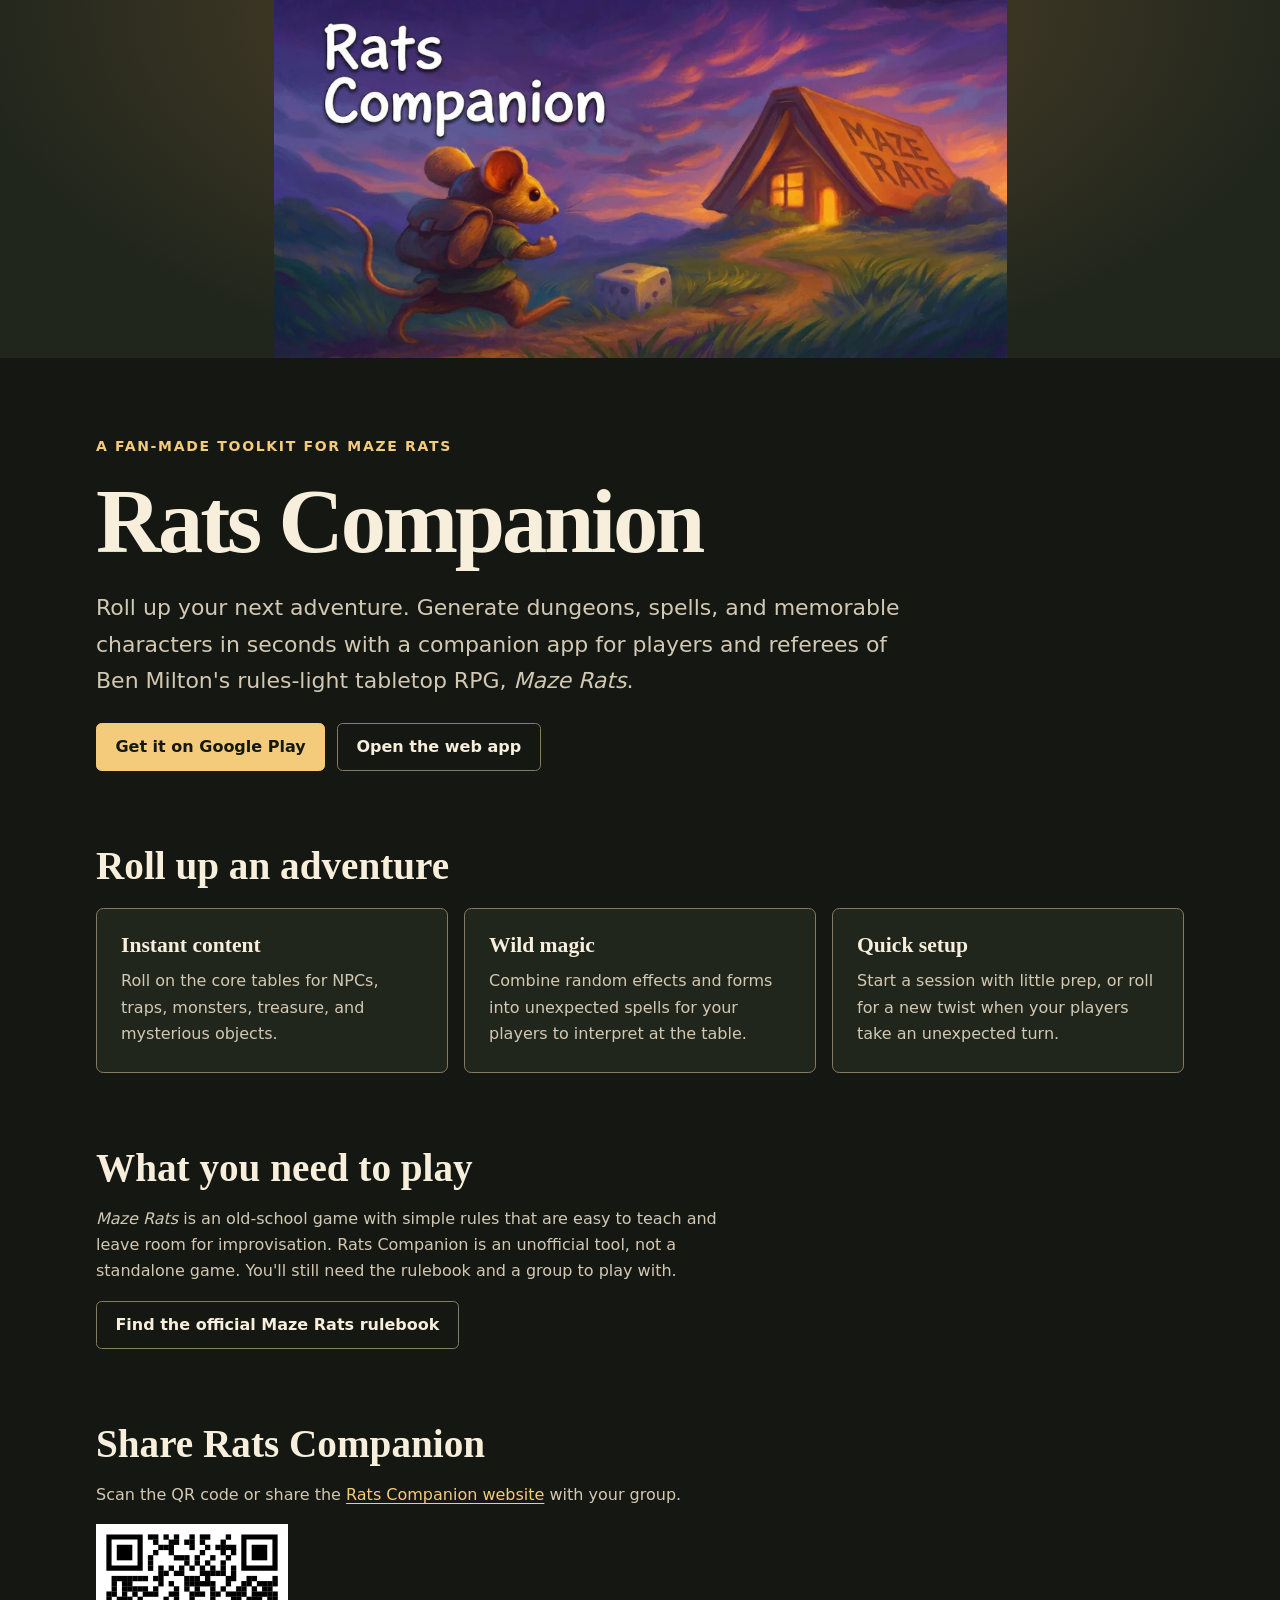
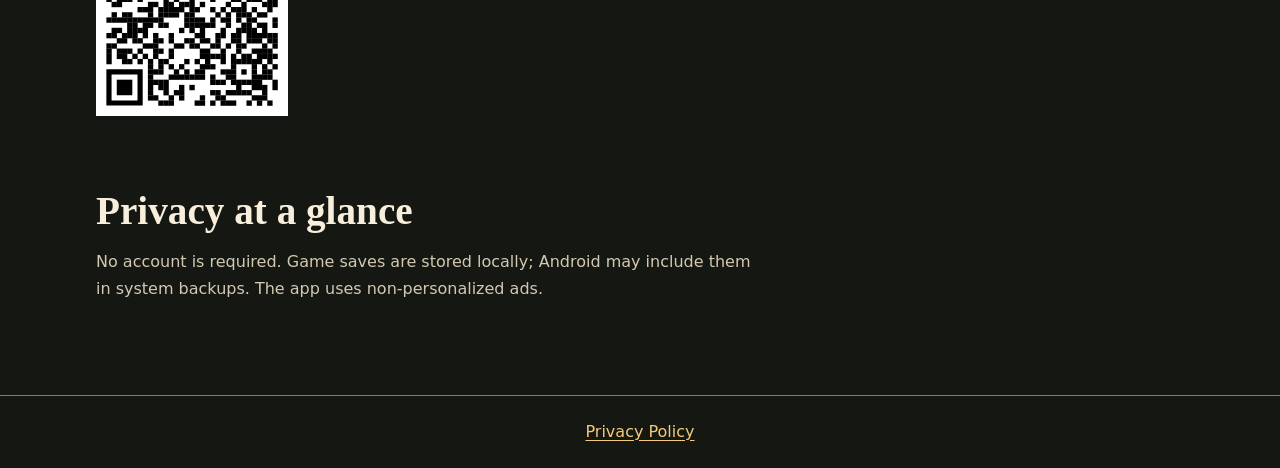
<file: index.html>
<!DOCTYPE html>
<html lang="en">
<head>
    <meta charset="UTF-8">
    <meta name="viewport" content="width=device-width, initial-scale=1">
    <meta name="description" content="Rats Companion is a fan-made toolkit for Maze Rats players and referees. Roll for monsters, treasure, spells, and more on Android or the web.">
    <title>Rats Companion | A fan-made toolkit for Maze Rats</title>
    <link rel="icon" href="favicon.ico" />
    <link rel="stylesheet" href="styles.css">
</head>
<body>
    <div class="masthead" aria-hidden="true"></div>
    <main class="container">
        <header class="hero prose">
            <p class="eyebrow">A fan-made toolkit for Maze Rats</p>
            <h1>Rats Companion</h1>
            <p class="intro">Roll up your next adventure. Generate dungeons, spells, and memorable characters in seconds with a companion app for players and referees of Ben Milton's rules-light tabletop RPG, <cite>Maze Rats</cite>.</p>
            <nav class="actions" aria-label="Get Rats Companion">
                <a class="button button-primary" href="https://play.google.com/store/apps/details?id=io.github.fvasco.ratscompanion">Get it on Google Play</a>
                <a class="button" href="https://ratscompanion.fsco-v-cloudflare.workers.dev/">Open the web app</a>
            </nav>
        </header>

        <section class="section" aria-labelledby="features">
            <h2 id="features">Roll up an adventure</h2>
            <ul class="feature-grid" role="list">
                <li class="feature">
                    <h3>Instant content</h3>
                    <p>Roll on the core tables for NPCs, traps, monsters, treasure, and mysterious objects.</p>
                </li>
                <li class="feature">
                    <h3>Wild magic</h3>
                    <p>Combine random effects and forms into unexpected spells for your players to interpret at the table.</p>
                </li>
                <li class="feature">
                    <h3>Quick setup</h3>
                    <p>Start a session with little prep, or roll for a new twist when your players take an unexpected turn.</p>
                </li>
            </ul>
        </section>

        <section class="section prose" aria-labelledby="rulebook">
            <h2 id="rulebook">What you need to play</h2>
            <p><cite>Maze Rats</cite> is an old-school game with simple rules that are easy to teach and leave room for improvisation. Rats Companion is an unofficial tool, not a standalone game. You'll still need the rulebook and a group to play with.</p>
            <a class="button" href="https://questingblog.com/maze-rats/">Find the official Maze Rats rulebook</a>
        </section>

        <section class="section prose" aria-labelledby="share">
            <h2 id="share">Share Rats Companion</h2>
            <p>Scan the QR code or share the <a href="https://fvasco.github.io/ratscompanion/">Rats Companion website</a> with your group.</p>
            <img class="share-qr" src="qrcode-share.svg" width="192" height="192" alt="QR code for the Rats Companion website">
        </section>

        <section class="section prose" aria-labelledby="privacy">
            <h2 id="privacy">Privacy at a glance</h2>
            <p>No account is required. Game saves are stored locally; Android may include them in system backups. The app uses non-personalized ads.</p>
        </section>
    </main>
    <footer class="site-footer">
        <a href="privacy.html">Privacy Policy</a>
    </footer>
</body>
</html>
</file>
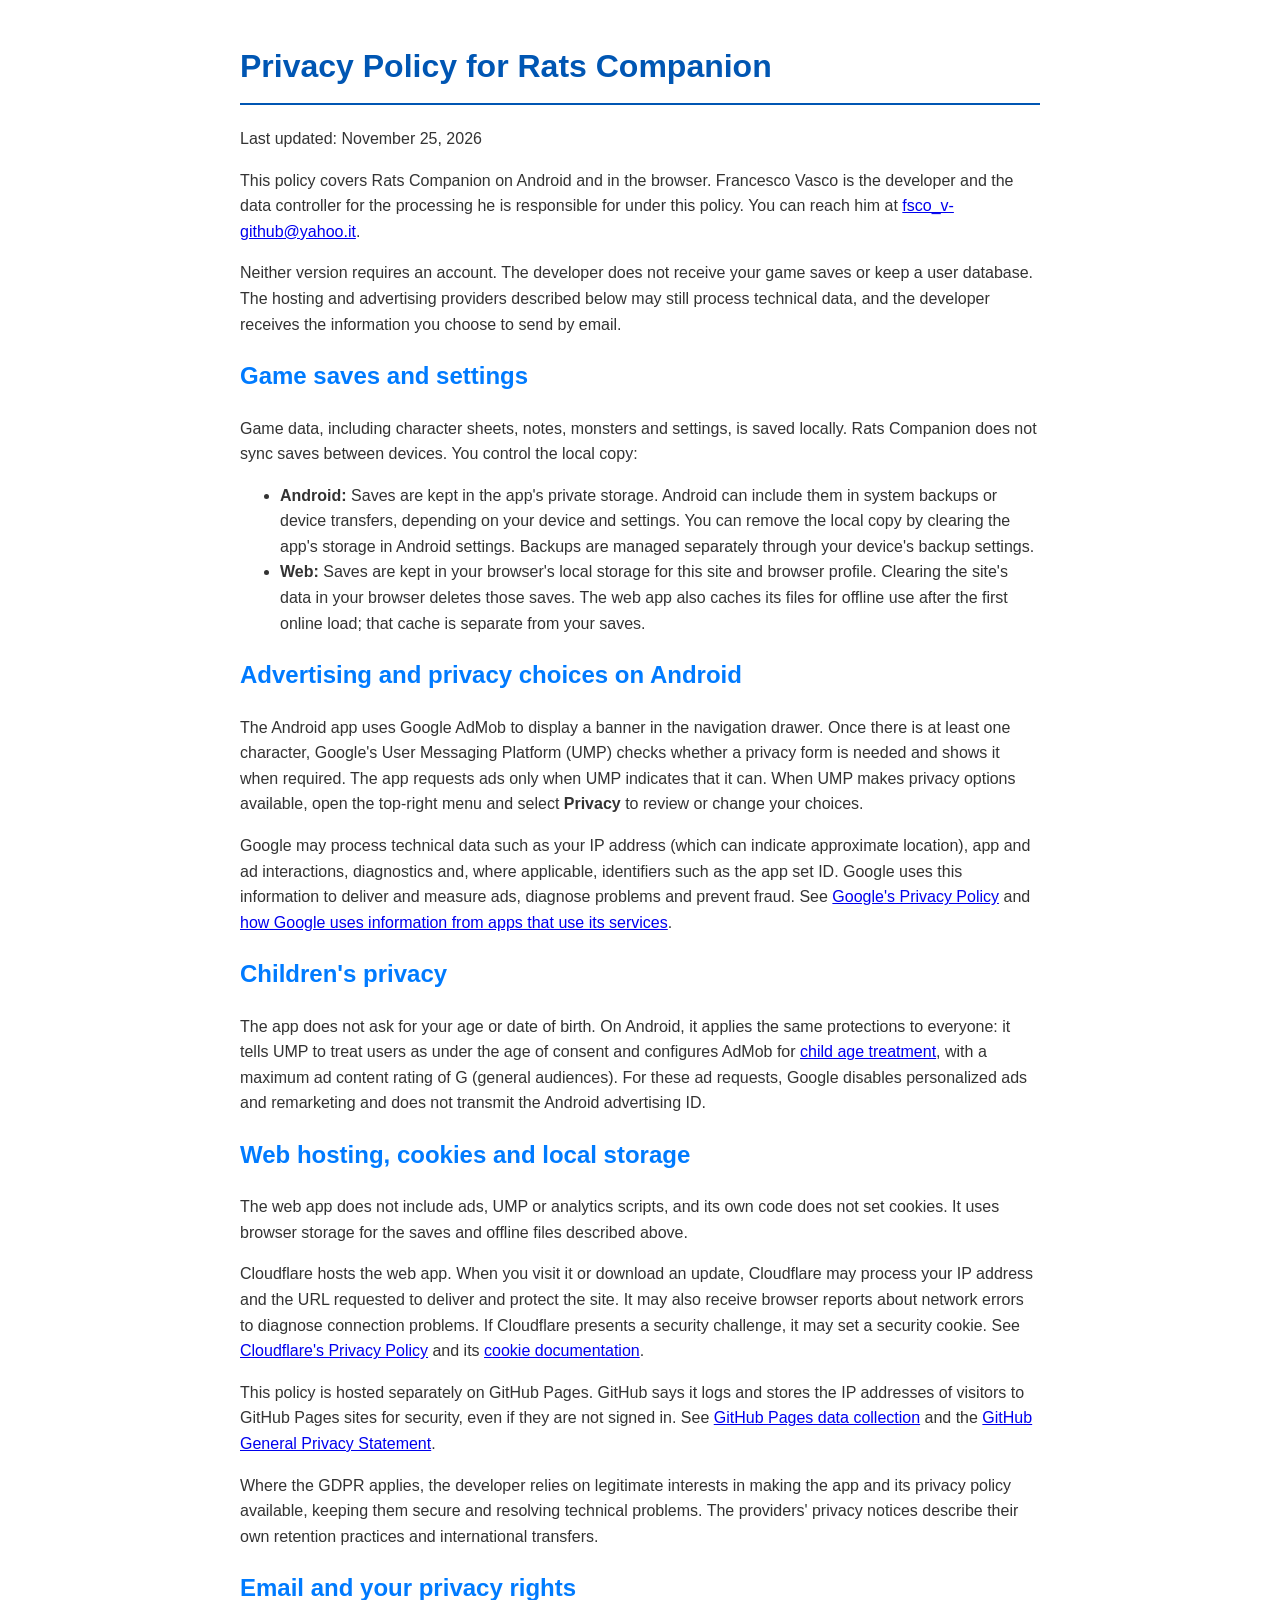
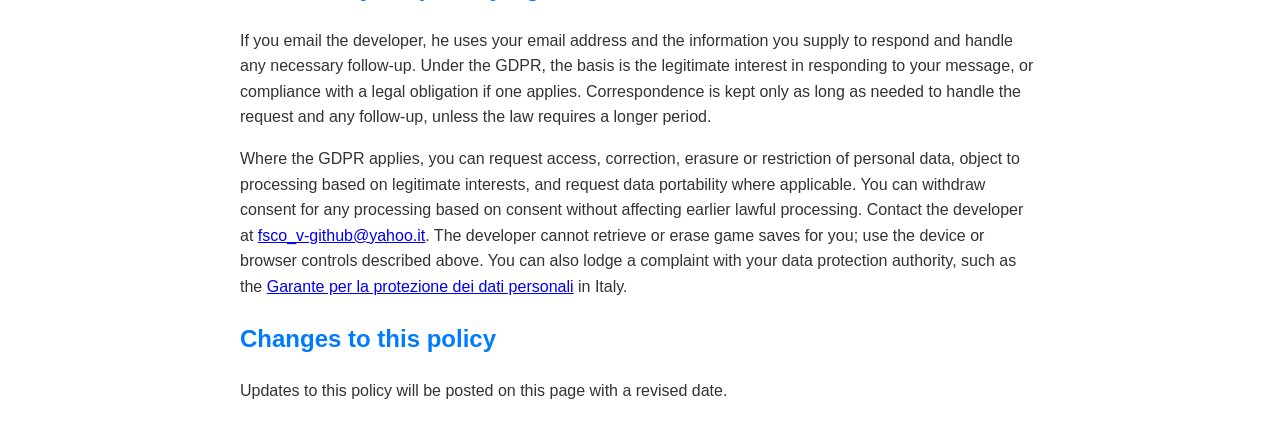
<file: privacy.html>
<!DOCTYPE html>
<html lang="en">
<head>
    <meta charset="UTF-8">
    <meta name="viewport" content="width=device-width, initial-scale=1.0">
    <title>Privacy Policy - Rats Companion</title>
    <style>
        body {
            font-family: Arial, sans-serif;
            line-height: 1.6;
            padding: 20px;
            max-width: 800px;
            margin: 0 auto;
            color: #333;
        }
        h1 {
            color: #0056b3;
            border-bottom: 2px solid #0056b3;
            padding-bottom: 10px;
        }
        h2 {
            color: #007bff;
            margin-top: 20px;
        }
        p {
            margin-bottom: 15px;
        }
    </style>
</head>
<body>

<main>
    <h1>Privacy Policy for Rats Companion</h1>
    <p>Last updated: <time datetime="2026-11-25">November 25, 2026</time></p>
    <p>This policy covers Rats Companion on Android and in the browser. Francesco Vasco is the developer and the data controller for the processing he is responsible for under this policy. You can reach him at <a href="mailto:fsco_v-github@yahoo.it">fsco_v-github@yahoo.it</a>.</p>
    <p>Neither version requires an account. The developer does not receive your game saves or keep a user database. The hosting and advertising providers described below may still process technical data, and the developer receives the information you choose to send by email.</p>

    <h2>Game saves and settings</h2>
    <p>Game data, including character sheets, notes, monsters and settings, is saved locally. Rats Companion does not sync saves between devices. You control the local copy:</p>
    <ul>
        <li><strong>Android:</strong> Saves are kept in the app's private storage. Android can include them in system backups or device transfers, depending on your device and settings. You can remove the local copy by clearing the app's storage in Android settings. Backups are managed separately through your device's backup settings.</li>
        <li><strong>Web:</strong> Saves are kept in your browser's local storage for this site and browser profile. Clearing the site's data in your browser deletes those saves. The web app also caches its files for offline use after the first online load; that cache is separate from your saves.</li>
    </ul>

    <h2>Advertising and privacy choices on Android</h2>
    <p>The Android app uses Google AdMob to display a banner in the navigation drawer. Once there is at least one character, Google's User Messaging Platform (UMP) checks whether a privacy form is needed and shows it when required. The app requests ads only when UMP indicates that it can. When UMP makes privacy options available, open the top-right menu and select <strong>Privacy</strong> to review or change your choices.</p>
    <p>Google may process technical data such as your IP address (which can indicate approximate location), app and ad interactions, diagnostics and, where applicable, identifiers such as the app set ID. Google uses this information to deliver and measure ads, diagnose problems and prevent fraud. See <a href="https://policies.google.com/privacy">Google's Privacy Policy</a> and <a href="https://policies.google.com/technologies/partner-sites">how Google uses information from apps that use its services</a>.</p>

    <h2>Children's privacy</h2>
    <p>The app does not ask for your age or date of birth. On Android, it applies the same protections to everyone: it tells UMP to treat users as under the age of consent and configures AdMob for <a href="https://support.google.com/admob/answer/6219315">child age treatment</a>, with a maximum ad content rating of G (general audiences). For these ad requests, Google disables personalized ads and remarketing and does not transmit the Android advertising ID.</p>

    <h2>Web hosting, cookies and local storage</h2>
    <p>The web app does not include ads, UMP or analytics scripts, and its own code does not set cookies. It uses browser storage for the saves and offline files described above.</p>
    <p>Cloudflare hosts the web app. When you visit it or download an update, Cloudflare may process your IP address and the URL requested to deliver and protect the site. It may also receive browser reports about network errors to diagnose connection problems. If Cloudflare presents a security challenge, it may set a security cookie. See <a href="https://www.cloudflare.com/privacypolicy/">Cloudflare's Privacy Policy</a> and its <a href="https://developers.cloudflare.com/fundamentals/reference/policies-compliances/cloudflare-cookies/">cookie documentation</a>.</p>
    <p>This policy is hosted separately on GitHub Pages. GitHub says it logs and stores the IP addresses of visitors to GitHub Pages sites for security, even if they are not signed in. See <a href="https://docs.github.com/en/pages/getting-started-with-github-pages/what-is-github-pages#data-collection">GitHub Pages data collection</a> and the <a href="https://docs.github.com/en/site-policy/privacy-policies/github-general-privacy-statement">GitHub General Privacy Statement</a>.</p>
    <p>Where the GDPR applies, the developer relies on legitimate interests in making the app and its privacy policy available, keeping them secure and resolving technical problems. The providers' privacy notices describe their own retention practices and international transfers.</p>

    <h2>Email and your privacy rights</h2>
    <p>If you email the developer, he uses your email address and the information you supply to respond and handle any necessary follow-up. Under the GDPR, the basis is the legitimate interest in responding to your message, or compliance with a legal obligation if one applies. Correspondence is kept only as long as needed to handle the request and any follow-up, unless the law requires a longer period.</p>
    <p>Where the GDPR applies, you can request access, correction, erasure or restriction of personal data, object to processing based on legitimate interests, and request data portability where applicable. You can withdraw consent for any processing based on consent without affecting earlier lawful processing. Contact the developer at <a href="mailto:fsco_v-github@yahoo.it">fsco_v-github@yahoo.it</a>. The developer cannot retrieve or erase game saves for you; use the device or browser controls described above. You can also lodge a complaint with your data protection authority, such as the <a href="https://www.garanteprivacy.it/">Garante per la protezione dei dati personali</a> in Italy.</p>

    <h2>Changes to this policy</h2>
    <p>Updates to this policy will be posted on this page with a revised date.</p>
</main>

</body>
</html>
</file>
<file: styles.css>
:root {
    color-scheme: dark;
    --background: #151812;
    --surface: #21261c;
    --text: #f7eedc;
    --muted: #d3c8b3;
    --accent: #f3cb7a;
    --border: #887b61;
}

* {
    box-sizing: border-box;
}

body {
    min-height: 100vh;
    display: flex;
    flex-direction: column;
    margin: 0;
    background: var(--background);
    color: var(--text);
    font: 1rem/1.65 system-ui, sans-serif;
}

.masthead {
    min-height: clamp(8rem, 28vw, 23rem);
    background:
        url("header.webp") center top / contain no-repeat,
        radial-gradient(ellipse at top, #59472c, var(--surface) 75%);
}

.container {
    width: min(calc(100% - 2 * clamp(1rem, 5vw, 3rem)), 68rem);
    flex: 1;
    margin-inline: auto;
    padding-block: clamp(2.25rem, 6vw, 5rem);
}

.prose {
    max-width: 65ch;
    overflow-wrap: anywhere;
}

.hero {
    max-width: 100%;
}

.hero p {
    max-width: 60ch;
}

.eyebrow {
    margin: 0 0 .75rem;
    color: var(--accent);
    font-size: .875rem;
    font-weight: 700;
    letter-spacing: .12em;
    text-transform: uppercase;
}

h1,
h2,
h3 {
    margin: 0;
    font-family: Georgia, serif;
    line-height: 1.15;
}

h1 {
    font-size: clamp(2.5rem, 1.25rem + 5.5vw, 6rem);
    letter-spacing: -.035em;
}

h2 {
    font-size: clamp(1.65rem, 1.25rem + 1.5vw, 2.5rem);
}

h3 {
    font-size: 1.35rem;
}

p {
    color: var(--muted);
}

.intro {
    margin: 1rem 0 1.5rem;
    font-size: clamp(1.125rem, 1rem + .55vw, 1.375rem);
}

.actions {
    display: flex;
    flex-wrap: wrap;
    gap: .75rem;
}

a {
    color: var(--accent);
    text-underline-offset: .2em;
}

.button,
.site-footer a {
    display: inline-flex;
    align-items: center;
    justify-content: center;
    min-height: 3rem;
}

.button {
    max-width: 100%;
    padding: .6rem 1.15rem;
    border: 1px solid var(--border);
    border-radius: .35rem;
    color: var(--text);
    font-weight: 700;
    text-align: center;
    text-decoration: none;
}

.button-primary {
    border-color: var(--accent);
    background: var(--accent);
    color: var(--background);
}

.button:hover {
    text-decoration: underline;
}

a:focus-visible {
    outline: 2px solid var(--text);
    outline-offset: 4px;
}

.section {
    margin-top: clamp(2.5rem, 6vw, 4.5rem);
}

.feature-grid {
    display: grid;
    grid-template-columns: repeat(auto-fit, minmax(min(100%, 17rem), 1fr));
    gap: 1rem;
    margin: 1.25rem 0 0;
    padding: 0;
    list-style: none;
}

.feature {
    padding: clamp(1rem, 3vw, 1.5rem);
    border: 1px solid var(--border);
    border-radius: .45rem;
    background: var(--surface);
    overflow-wrap: anywhere;
}

.feature p {
    margin: .65rem 0 0;
}

.share-qr {
    display: block;
    max-width: 100%;
    height: auto;
}

.site-footer {
    padding: .75rem 1rem;
    border-top: 1px solid var(--border);
    text-align: center;
}
</file>
